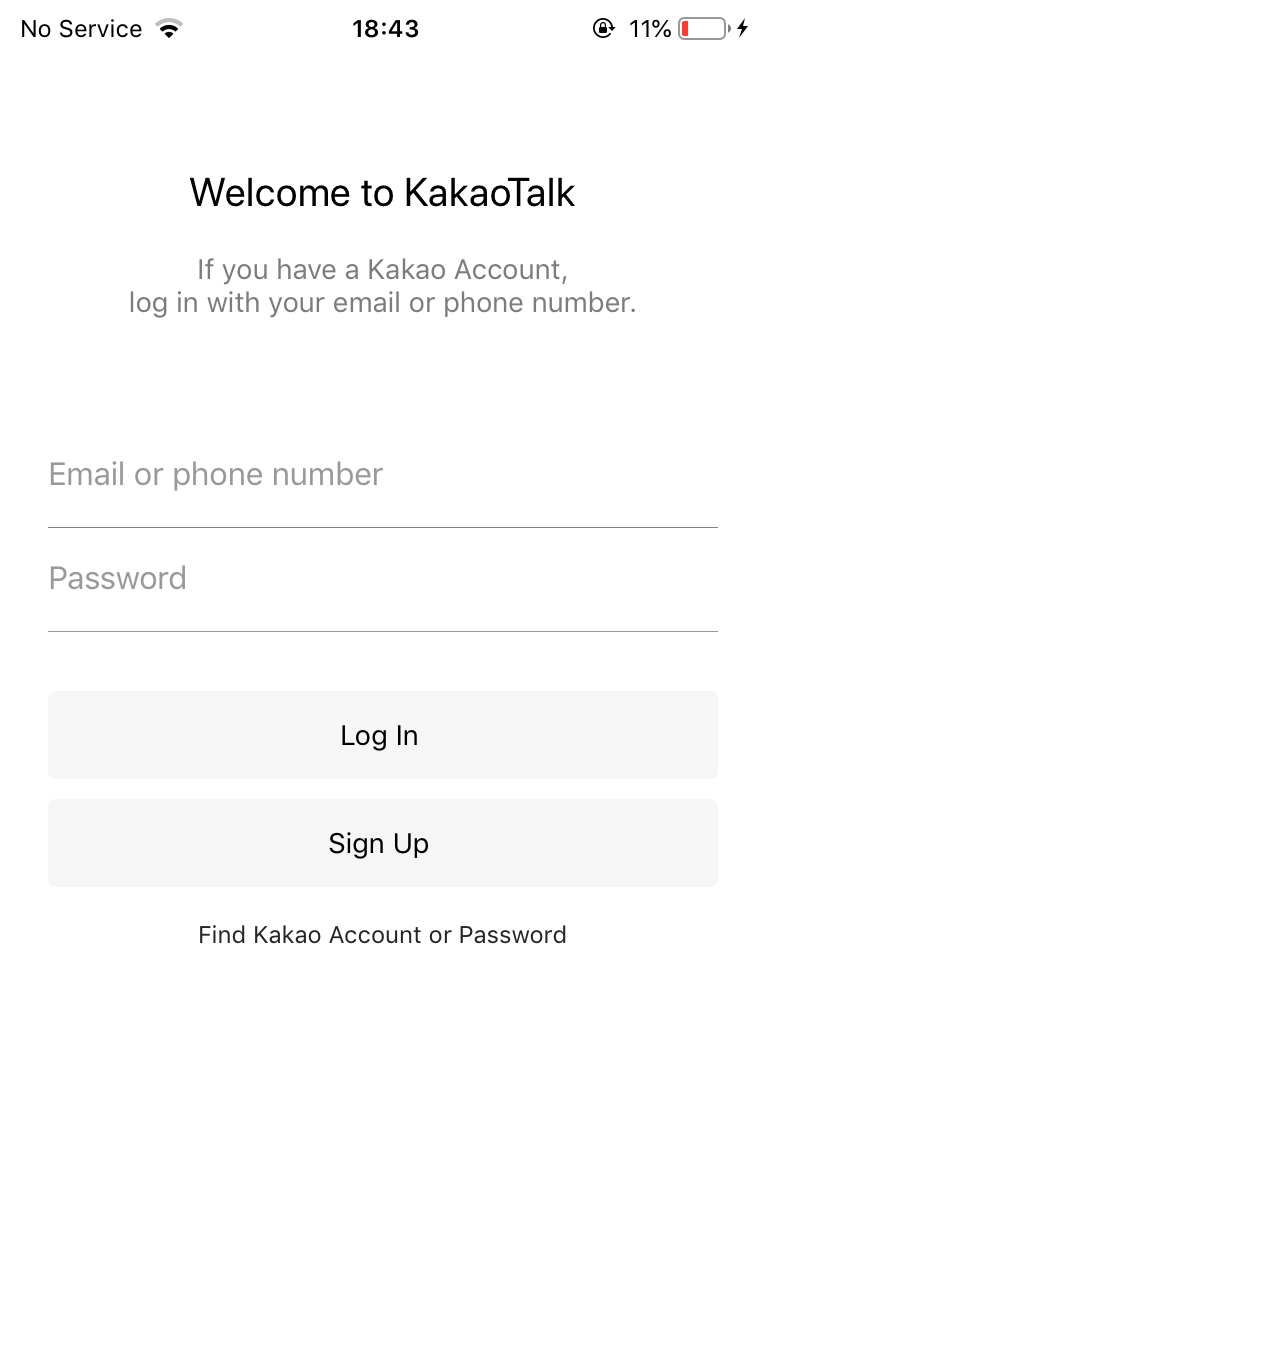
<file: screenshots/img.html>
<!DOCTYPE html>
<html lang="en">
  <head>
    <meta charset="UTF-8" />
    <meta http-equiv="X-UA-Compatible" content="IE=edge" />
    <meta name="viewport" content="width=device-width, initial-scale=1.0" />
    <title>Document</title>
  </head>
  <body>
    <img src="../screenshots/02.png" />
  </body>
</html>
</file>
